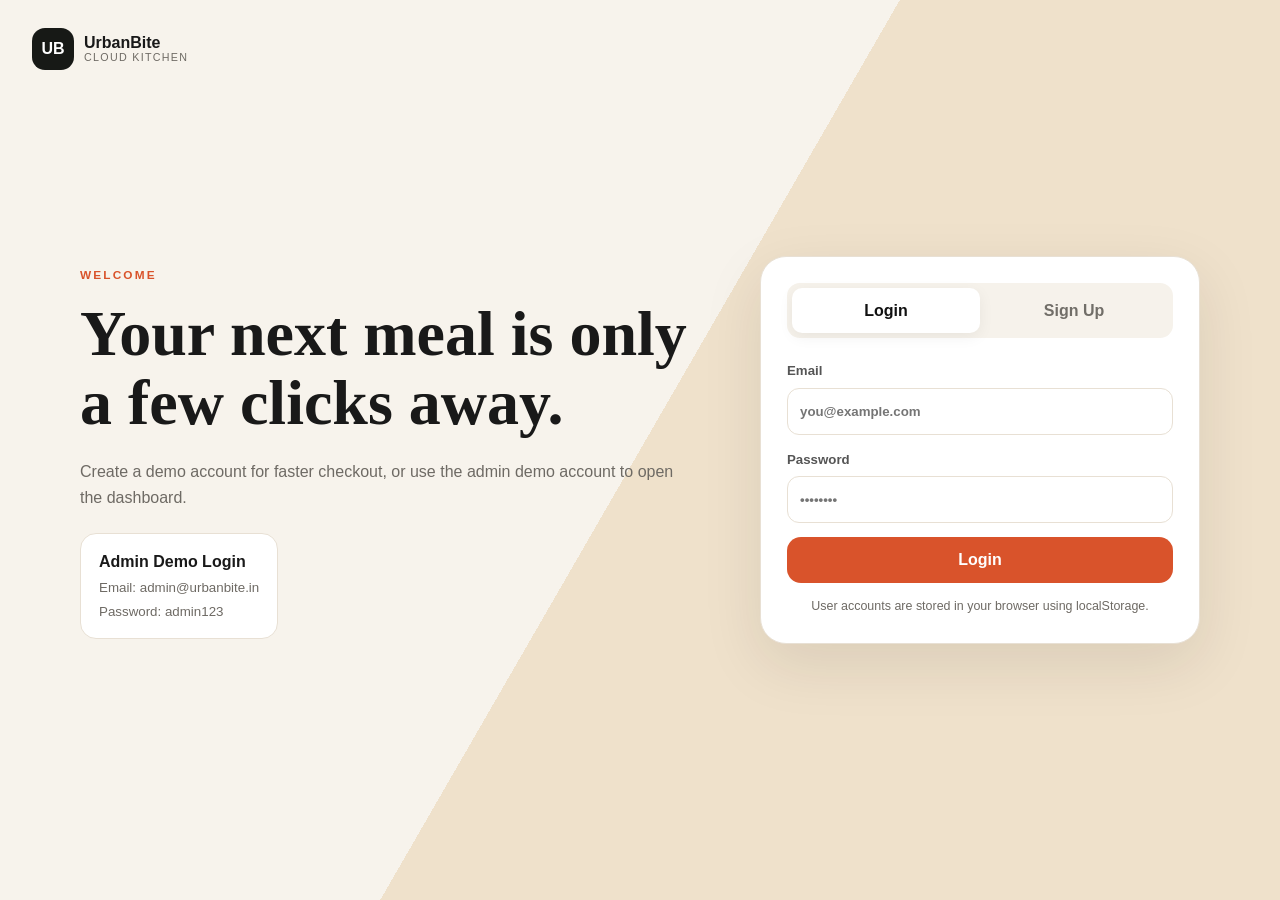
<file: admin.html>
<!DOCTYPE html>
<html lang="en">
<head>
  <meta charset="UTF-8">
  <meta name="viewport" content="width=device-width, initial-scale=1.0">
  <title>Admin Dashboard | UrbanBite</title>
  <link rel="shortcut icon" href="fevicon.png" type="image/x-icon">
  <link rel="stylesheet" href="styles.css">
</head>
<body class="admin-page">
  <aside class="admin-sidebar" id="adminSidebar">
    <a class="brand" href="index.html">
      <span class="brand-mark">UB</span>
      <span class="brand-copy"><strong>UrbanBite</strong><small>Admin Panel</small></span>
    </a>

    <nav>
      <button class="admin-nav active" data-view="dashboard">Dashboard</button>
      <button class="admin-nav" data-view="menu">Menu</button>
      <button class="admin-nav" data-view="orders">Orders</button>
      <button class="admin-nav" data-view="bookings">Bookings</button>
    </nav>

    <div class="sidebar-bottom">
      <a href="index.html">Back to Website</a>
      <button id="logoutBtn">Logout</button>
    </div>
  </aside>

  <main class="admin-main">
    <header class="admin-topbar">
      <button class="icon-btn admin-menu-btn" id="adminMenuBtn">Menu</button>
      <div>
        <small>Management Console</small>
        <h2 id="adminTitle">Dashboard</h2>
      </div>
      <div class="admin-user">
        <span>AD</span>
        <div><strong>Admin</strong><small>Owner access</small></div>
      </div>
    </header>

    <section class="admin-view active" id="view-dashboard">
      <div class="dashboard-filter-bar">
        <div>
          <small>Daily Overview</small>
          <h3>Business Snapshot</h3>
        </div>
        <label class="dashboard-date-field">Select date
          <input type="date" id="dashboardDate">
        </label>
      </div>

      <div class="stats-grid">
        <article><small>Orders</small><strong id="statOrders">0</strong><span id="statOrdersLabel">Selected day</span></article>
        <article><small>Revenue</small><strong id="statRevenue">₹0</strong><span>Completed + active orders</span></article>
        <article><small>Menu Available</small><strong id="statMenu">0 / 0</strong><span>Available out of total dishes</span></article>
        <article><small>Bookings</small><strong id="statBookings">0</strong><span>Reservations on selected day</span></article>
      </div>

      <div class="dashboard-activity-grid">
        <div class="admin-card activity-card">
          <div class="card-title"><div><small>Kitchen Queue</small><h3>Preparing Orders</h3></div><span class="status-pill active">Live</span></div>
          <div id="preparingOrders"></div>
        </div>
        <div class="admin-card activity-card">
          <div class="card-title"><div><small>Recent Activity</small><h3>Completed Orders</h3></div><span class="status-pill complete">Done</span></div>
          <div id="completedOrders"></div>
        </div>
      </div>
    </section>

    <section class="admin-view" id="view-menu">
      <div class="admin-card">
        <div class="card-title admin-card-toolbar">
          <div><small>Catalog</small><h3>Manage Menu</h3></div>
          <div class="admin-toolbar-actions">
            <select id="adminCategoryFilter" aria-label="Filter menu category"><option value="All">All Categories</option></select>
            <button class="btn btn-primary" id="openAddItem">+ Add Item</button>
          </div>
        </div>
        <div class="table-wrap">
          <table class="admin-menu-table">
            <thead><tr><th>Dish</th><th>Category</th><th>Price</th><th>Type</th><th>Availability</th><th>Action</th></tr></thead>
            <tbody id="adminMenuBody"></tbody>
          </table>
        </div>
      </div>
    </section>

    <section class="admin-view" id="view-orders">
      <div class="admin-card">
        <div class="card-title"><div><small>Operations</small><h3>Customer Orders</h3></div></div>
        <div class="table-wrap">
          <table>
            <thead><tr><th>Order</th><th>Customer</th><th>Items</th><th>Total</th><th>Type</th><th>Status</th><th>Action</th></tr></thead>
            <tbody id="ordersBody"></tbody>
          </table>
        </div>
      </div>
    </section>

    <section class="admin-view" id="view-bookings">
      <div class="booking-admin-grid">
        <div class="admin-card">
          <div class="card-title"><div><small>Dine In</small><h3>Reserved</h3></div></div>
          <div class="table-wrap"><table class="booking-table"><thead><tr><th>Name</th><th>Date</th><th>Time</th><th>Guests</th><th>Seating</th><th>Action</th></tr></thead><tbody id="reservedBookingsBody"></tbody></table></div>
        </div>
        <div class="admin-card">
          <div class="card-title"><div><small>Dine In</small><h3>Checked In</h3></div></div>
          <div class="table-wrap"><table class="booking-table"><thead><tr><th>Name</th><th>Date</th><th>Time</th><th>Guests</th><th>Seating</th><th>Action</th></tr></thead><tbody id="checkedInBookingsBody"></tbody></table></div>
        </div>
        <div class="admin-card">
          <div class="card-title"><div><small>Dine In</small><h3>Cancelled</h3></div></div>
          <div class="table-wrap"><table class="booking-table"><thead><tr><th>Name</th><th>Date</th><th>Time</th><th>Guests</th><th>Seating</th><th>Action</th></tr></thead><tbody id="cancelledBookingsBody"></tbody></table></div>
        </div>
      </div>
    </section>
  </main>

  <div class="modal" id="itemModal" aria-hidden="true">
    <div class="modal-card admin-modal-card">
      <div class="modal-head">
        <div><small>Menu Management</small><h3 id="itemModalTitle">Add New Dish</h3></div>
        <button class="icon-btn" id="closeItemModal">×</button>
      </div>
      <form id="itemForm" class="form-grid">
        <input type="hidden" name="id">
        <label>Dish Name<input name="name" required></label>
        <label>Category<input name="category" required placeholder="Bowls, Pizza..."></label>
        <label>Price<input name="price" required type="number" min="1"></label>
        <label>Food Type<select name="type"><option>Veg</option><option>Non-Veg</option></select></label>
        <label class="span-2">Image URL<input name="image" type="url" placeholder="https://..."></label>
        <label class="span-2">Description<textarea name="description" required></textarea></label>
        <label>Emoji / Icon (optional)<input name="emoji" placeholder="Optional"></label>
        <label>Rating<input name="rating" type="number" min="1" max="5" step="0.1" value="4.5"></label>
        <label class="availability-check span-2"><input type="checkbox" name="available" checked><span>Available for ordering</span></label>
        <button class="btn btn-primary full span-2" id="itemSubmitBtn">Save Dish</button>
      </form>
    </div>
  </div>

  <div class="modal" id="orderModal" aria-hidden="true">
    <div class="modal-card admin-modal-card wide-modal-card">
      <div class="modal-head">
        <div><small>Order Management</small><h3>Edit Customer Order</h3></div>
        <button class="icon-btn" data-close-admin-modal="orderModal">×</button>
      </div>
      <form id="orderEditForm" class="form-grid">
        <input type="hidden" name="id">
        <label>Customer Name<input name="customer" required></label>
        <label>Phone<input name="phone" required></label>
        <label class="span-2">Address<textarea name="address"></textarea></label>
        <label>Order Type<select name="orderType"><option>Delivery</option><option>Pickup</option></select></label>
        <label>Status<select name="status"><option>Received</option><option>Preparing</option><option>Ready</option><option>Out for Delivery</option><option>Completed</option><option>Cancelled</option></select></label>
        <label class="span-2">Notes<textarea name="notes"></textarea></label>
        <div class="span-2 order-items-editor">
          <div class="editor-title"><strong>Ordered Items</strong><small>Quantity can be updated below.</small></div>
          <div id="orderItemsEditor"></div>
        </div>
        <div class="span-2 order-total-preview"><span>Calculated total</span><strong id="orderEditTotal">₹0</strong></div>
        <button class="btn btn-primary full span-2" type="submit">Save Order Changes</button>
      </form>
    </div>
  </div>

  <div class="modal" id="bookingModalAdmin" aria-hidden="true">
    <div class="modal-card admin-modal-card">
      <div class="modal-head">
        <div><small>Reservation Management</small><h3>Edit Reservation</h3></div>
        <button class="icon-btn" data-close-admin-modal="bookingModalAdmin">×</button>
      </div>
      <form id="bookingEditForm" class="form-grid">
        <input type="hidden" name="id">
        <label>Name<input name="name" required></label>
        <label>Phone<input name="phone" required></label>
        <label>Date<input name="date" type="date" required></label>
        <label>Time<input name="time" type="time" required></label>
        <label>Guests<select name="guests" required><option>1</option><option>2</option><option>3</option><option>4</option><option>5</option><option>6+</option></select></label>
        <label>Seating<select name="seating"><option>Indoor</option><option>Outdoor</option><option>No preference</option></select></label>
        <label class="span-2">Status<select name="status"><option>Reserved</option><option>Checked In</option><option>Cancelled</option></select></label>
        <button class="btn btn-primary full span-2" type="submit">Save Reservation</button>
      </form>
    </div>
  </div>

  <div class="toast" id="toast"></div>
  <script src="data.js"></script>
  <script src="admin.js"></script>
</body>
</html>
</file>
<file: styles.css>
/* :root {
  --bg: #f7f3ec;
  --surface: #fff;
  --surface-soft: #fffaf2;
  --text: #191919;
  --muted: #6e6a64;
  --accent: #d9532b;
  --accent-dark: #ad391d;
  --dark: #171916;
  --line: #e8e0d4;
  --green: #32734d;
  --red: #b43b32;
  --shadow: 0 20px 60px rgba(38, 28, 15, .10);
  --radius: 24px;
}

* {
  box-sizing: border-box;
  margin: 0;
  padding: 0
}

html {
  scroll-behavior: smooth
}

body {
  font-family: Inter, Segoe UI, Arial, sans-serif;
  background: var(--bg);
  color: var(--text);
  line-height: 1.6
}

body.no-scroll {
  overflow: hidden
}

a {
  text-decoration: none;
  color: inherit
}

button,
input,
select,
textarea {
  font: inherit
}

button {
  cursor: pointer
}

h1,
h2,
h3 {
  font-family: Georgia, "Times New Roman", serif;
  line-height: 1.08
}

h1 {
  font-size: clamp(3rem, 6vw, 6rem)
}

h2 {
  font-size: clamp(2rem, 4vw, 3.8rem)
}

h3 {
  font-size: 1.55rem
}

small {
  color: var(--muted)
}

.section {
  width: min(1180px, calc(100% - 40px));
  margin: auto;
  padding: 90px 0
}

.eyebrow {
  display: inline-block;
  color: var(--accent);
  text-transform: uppercase;
  letter-spacing: .18em;
  font-size: .74rem;
  font-weight: 800;
  margin-bottom: 14px
}

.btn {
  min-height: 46px;
  border-radius: 14px;
  padding: 0 20px;
  border: 1px solid transparent;
  display: inline-flex;
  align-items: center;
  justify-content: center;
  font-weight: 750;
  gap: 8px;
  transition: .22s
}

.btn:hover {
  transform: translateY(-2px)
}

.btn-primary {
  background: var(--accent);
  color: #fff
}

.btn-primary:hover {
  background: var(--accent-dark)
}

.btn-outline {
  background: #fff;
  border-color: var(--line)
}

.btn-ghost {
  background: transparent;
  border-color: var(--line)
}

.btn-light {
  background: #fff;
  color: #111
}

.btn-dark {
  background: #171717;
  color: #fff
}

.full {
  width: 100%
}

.icon-btn {
  border: 0;
  background: #fff;
  width: 42px;
  height: 42px;
  border-radius: 12px;
  display: grid;
  place-items: center;
  box-shadow: 0 5px 18px rgba(0, 0, 0, .06)
}

.site-header {
  position: sticky;
  top: 10px;
  z-index: 70;
  width: min(1240px, calc(100% - 24px));
  margin: 10px auto 0;
  padding: 12px 14px;
  border-radius: 18px;
  border: 1px solid rgba(232, 224, 212, 50%);
  background: rgba(247, 243, 236, 40%);
  backdrop-filter: blur(18px);
  display: flex;
  align-items: center;
  justify-content: space-between;
  gap: 18px
}

.brand {
  display: flex;
  align-items: center;
  gap: 10px
}

.brand-mark {
  width: 42px;
  height: 42px;
  border-radius: 13px;
  background: var(--dark);
  color: #fff;
  display: grid;
  place-items: center;
  font-weight: 900
}

.brand-copy strong,
.brand-copy small {
  display: block;
  line-height: 1.1
}

.brand-copy small {
  font-size: .67rem;
  letter-spacing: .12em;
  text-transform: uppercase
}

.nav-links {
  display: flex;
  align-items: center;
  gap: 26px;
  font-size: .93rem;
  font-weight: 700
}

.nav-links a {
  color: #56534e;
  position: relative
}

.nav-links a:hover,
.nav-links a.active {
  color: #161616
}

.nav-links a.active:after {
  content: "";
  position: absolute;
  left: 0;
  right: 0;
  bottom: -9px;
  height: 2px;
  border-radius: 2px;
  background: var(--accent)
}

.header-actions {
  display: flex;
  gap: 10px;
  align-items: center
}

.cart-open-btn {
  position: relative
}

#cartCount {
  position: absolute;
  right: -7px;
  top: -7px;
  min-width: 20px;
  height: 20px;
  border-radius: 10px;
  background: var(--accent);
  color: white;
  font-size: .67rem;
  display: grid;
  place-items: center;
  padding: 0 5px
}

.menu-toggle {
  display: none;
  border: 0;
  background: transparent;
  font-size: 1.4rem
}

.hero {
  min-height: 78vh;
  display: grid;
  grid-template-columns: 1.05fr .95fr;
  gap: 60px;
  align-items: center;
  padding-top: 68px
}

.hero h1 span {
  color: var(--accent)
}

.hero-copy>p {
  max-width: 620px;
  color: var(--muted);
  font-size: 1.08rem;
  margin: 23px 0 30px
}

.hero-actions {
  display: flex;
  gap: 12px;
  flex-wrap: wrap
}

.hero-stats {
  display: flex;
  gap: 34px;
  flex-wrap: wrap;
  margin-top: 45px
}

.hero-stats div {
  display: flex;
  flex-direction: column
}

.hero-stats strong {
  font-size: 1.25rem
}

.hero-stats span {
  font-size: .8rem;
  color: var(--muted)
}

.hero-visual {
  display: grid;
  place-items: center
}

.food-orbit {
  position: relative;
  width: min(470px, 90vw);
  aspect-ratio: 1;
  border-radius: 42% 58% 56% 44% / 50% 42% 58% 50%;
  background: linear-gradient(145deg, #edc789, #f9e8c9);
  display: grid;
  place-items: center
}

.plate {
  width: 72%;
  aspect-ratio: 1;
  border-radius: 50%;
  background: #fff;
  padding: 19px;
  box-shadow: 0 30px 70px rgba(88, 56, 16, .22), inset 0 0 0 2px #eee6dc;
  transform: rotate(-7deg)
}

.food-bowl {
  width: 100%;
  height: 100%;
  border-radius: 50%;
  background: radial-gradient(circle at 40% 35%, #f8ce71, #d76d2b 48%, #6b331b 100%);
  display: grid;
  place-items: center;
  font-size: 11rem;
  box-shadow: inset 0 0 0 12px rgba(255, 255, 255, .24)
}

.floating-card {
  position: absolute;
  background: #fff;
  padding: 12px 16px;
  border-radius: 16px;
  box-shadow: var(--shadow);
  display: flex;
  align-items: center;
  gap: 10px;
  min-width: 188px
}

.floating-card>span {
  font-size: 1.4rem
}

.floating-card strong,
.floating-card small {
  display: block
}

.card-1 {
  left: -28px;
  bottom: 65px
}

.card-2 {
  right: -28px;
  top: 70px
}

.feature-strip {
  width: min(1180px, calc(100% - 40px));
  margin: 0 auto;
  background: #fff;
  border: 1px solid var(--line);
  border-radius: 22px;
  display: grid;
  grid-template-columns: repeat(4, 1fr);
  box-shadow: 0 12px 35px rgba(0, 0, 0, .05)
}

.feature-strip article {
  display: flex;
  align-items: center;
  gap: 12px;
  padding: 22px
}

.feature-strip article+article {
  border-left: 1px solid var(--line)
}

.feature-strip article>span {
  font-size: 1.5rem
}

.feature-strip strong,
.feature-strip small {
  display: block
}

.section-heading {
  display: flex;
  align-items: end;
  justify-content: space-between;
  gap: 20px;
  margin-bottom: 28px
}

.search-box {
  min-width: 280px;
  border: 1px solid var(--line);
  background: #fff;
  border-radius: 14px;
  padding: 0 14px;
  display: flex;
  align-items: center;
  gap: 8px
}

.search-box input {
  height: 45px;
  width: 100%;
  border: 0;
  outline: 0;
  background: transparent
}

.menu-toolbar {
  display: flex;
  align-items: center;
  justify-content: space-between;
  gap: 20px;
  margin-bottom: 26px
}

.category-tabs {
  display: flex;
  gap: 9px;
  flex-wrap: wrap
}

.category-tabs button {
  border: 1px solid var(--line);
  background: #fff;
  border-radius: 999px;
  padding: 9px 15px;
  font-weight: 700;
  color: #555
}

.category-tabs button.active {
  background: var(--dark);
  color: #fff;
  border-color: var(--dark)
}

.veg-filter {
  display: flex;
  gap: 8px;
  align-items: center;
  white-space: nowrap;
  font-weight: 700;
  color: #555
}

.veg-filter input {
  accent-color: var(--green);
  width: 17px;
  height: 17px
}

.menu-grid {
  display: grid;
  grid-template-columns: repeat(3, 1fr);
  gap: 20px
}

.menu-card {
  background: #fff;
  border: 1px solid var(--line);
  border-radius: 22px;
  overflow: hidden;
  transition: .25s;
  display: flex;
  flex-direction: column
}

.menu-card:hover {
  transform: translateY(-5px);
  box-shadow: var(--shadow)
}

.menu-image {
  min-height: 190px;
  display: grid;
  place-items: center;
  font-size: 7rem;
  background: linear-gradient(135deg, #fff4df, #f3dec0);
  position: relative
}

.food-badge {
  position: absolute;
  top: 14px;
  left: 14px;
  background: #fff;
  border: 1px solid var(--line);
  padding: 6px 10px;
  border-radius: 999px;
  font-size: .72rem;
  font-weight: 800
}

.menu-card-body {
  padding: 18px;
  display: flex;
  flex-direction: column;
  gap: 9px;
  flex: 1
}

.menu-card-top {
  display: flex;
  justify-content: space-between;
  gap: 12px;
  align-items: flex-start
}

.menu-card h3 {
  font-family: inherit;
  font-size: 1.08rem
}

.rating {
  font-size: .78rem;
  color: #805c14;
  white-space: nowrap
}

.menu-card p {
  font-size: .9rem;
  color: var(--muted);
  min-height: 44px
}

.menu-card-bottom {
  display: flex;
  align-items: center;
  justify-content: space-between;
  margin-top: auto;
  padding-top: 5px
}

.price {
  font-size: 1.08rem;
  font-weight: 900
}

.add-btn {
  border: 0;
  background: var(--accent);
  color: white;
  padding: 9px 13px;
  border-radius: 11px;
  font-weight: 800
}

.empty-state {
  grid-column: 1/-1;
  text-align: center;
  background: #fff;
  border: 1px dashed var(--line);
  border-radius: 20px;
  padding: 45px;
  color: var(--muted)
}

.promo-grid {
  display: grid;
  grid-template-columns: 1fr 1fr;
  gap: 20px
}

.promo-card {
  min-height: 330px;
  border-radius: 28px;
  padding: 38px;
  display: flex;
  flex-direction: column;
  justify-content: end;
  align-items: flex-start
}

.promo-card h3 {
  font-size: clamp(2rem, 4vw, 3rem);
  max-width: 470px;
  margin-bottom: 12px
}

.promo-card p {
  margin-bottom: 22px
}

.dark-card {
  background: linear-gradient(135deg, #181b18, #2d332d);
  color: #fff
}

.dark-card .eyebrow {
  color: #ffb49d
}

.dark-card p {
  color: #d5d9d5
}

.warm-card {
  background: linear-gradient(135deg, #f1c78e, #f7e1bd);
  color: #2b241c
}

.split-section {
  display: grid;
  grid-template-columns: 1fr 1fr;
  gap: 70px;
  align-items: center
}

.about-visual {
  min-height: 500px;
  border-radius: 30px;
  background: linear-gradient(135deg, #dac399, #8f653d);
  padding: 30px;
  display: flex;
  align-items: end
}

.about-panel {
  background: rgba(255, 255, 255, .92);
  padding: 28px;
  border-radius: 22px;
  max-width: 350px;
  box-shadow: var(--shadow)
}

.about-panel>span {
  font-size: 2.4rem
}

.about-panel h3 {
  margin: 8px 0
}

.about-panel p,
.about-copy>p {
  color: var(--muted)
}

.about-copy>p {
  font-size: 1.02rem;
  margin: 22px 0
}

.check-list {
  display: grid;
  gap: 11px;
  font-weight: 700
}

.dinein-card {
  background: #fff;
  border: 1px solid var(--line);
  border-radius: 28px;
  padding: 45px;
  display: flex;
  align-items: center;
  justify-content: space-between;
  gap: 30px
}

.dinein-card p {
  color: var(--muted);
  margin-top: 12px
}

.testimonial-grid {
  display: grid;
  grid-template-columns: repeat(3, 1fr);
  gap: 18px
}

.testimonial-grid article {
  background: #fff;
  border: 1px solid var(--line);
  border-radius: 20px;
  padding: 25px
}

.stars {
  color: #d98d19;
  letter-spacing: .1em;
  margin-bottom: 14px
}

.testimonial-grid p {
  color: #54514c;
  margin-bottom: 16px
}

.contact-section {
  display: grid;
  grid-template-columns: 1fr 1fr;
  gap: 50px;
  align-items: start
}

.contact-section>div:first-child p {
  color: var(--muted);
  margin-top: 14px;
  max-width: 580px
}

.contact-cards {
  display: grid;
  gap: 12px
}

.contact-cards>* {
  background: #fff;
  border: 1px solid var(--line);
  border-radius: 14px;
  padding: 15px 16px
}

footer {
  width: min(1180px, calc(100% - 40px));
  margin: auto;
  border-top: 1px solid var(--line);
  padding: 32px 0 45px;
  display: flex;
  justify-content: space-between;
  align-items: center;
  gap: 20px;
  color: var(--muted);
  font-size: .9rem
}

.overlay {
  position: fixed;
  inset: 0;
  background: rgba(15, 14, 12, .48);
  z-index: 80;
  opacity: 0;
  visibility: hidden;
  transition: .25s
}

.overlay.active {
  opacity: 1;
  visibility: visible
}

.cart-drawer {
  position: fixed;
  right: -470px;
  top: 0;
  z-index: 90;
  width: min(440px, 100%);
  height: 100vh;
  background: #fff;
  padding: 24px;
  display: flex;
  flex-direction: column;
  transition: .3s;
  box-shadow: -20px 0 60px rgba(0, 0, 0, .16)
}

.cart-drawer.open {
  right: 0
}

.drawer-head,
.modal-head,
.card-title {
  display: flex;
  align-items: center;
  justify-content: space-between;
  gap: 20px
}

.cart-items {
  flex: 1;
  overflow: auto;
  padding: 18px 0;
  display: grid;
  align-content: start;
  gap: 12px
}

.cart-empty {
  text-align: center;
  padding: 60px 15px;
  color: var(--muted)
}

.cart-item {
  display: grid;
  grid-template-columns: 58px 1fr auto;
  gap: 12px;
  border: 1px solid var(--line);
  padding: 11px;
  border-radius: 15px;
  align-items: center
}

.cart-item-icon {
  width: 58px;
  height: 58px;
  border-radius: 13px;
  background: var(--surface-soft);
  display: grid;
  place-items: center;
  font-size: 1.7rem
}

.cart-item h4 {
  font-size: .93rem
}

.cart-item small {
  display: block
}

.qty-controls {
  display: flex;
  align-items: center;
  gap: 8px;
  margin-top: 6px
}

.qty-controls button {
  width: 25px;
  height: 25px;
  border: 1px solid var(--line);
  background: #fff;
  border-radius: 7px
}

.remove-item {
  border: 0;
  background: transparent;
  color: var(--red);
  font-size: .78rem;
  margin-top: 5px
}

.coupon-row {
  display: grid;
  grid-template-columns: 1fr auto;
  gap: 8px;
  margin-bottom: 10px
}

.coupon-row input {
  border: 1px solid var(--line);
  border-radius: 12px;
  padding: 0 12px;
  outline: 0
}

.cart-summary {
  border-top: 1px solid var(--line);
  padding-top: 14px;
  display: grid;
  gap: 8px
}

.cart-summary>div {
  display: flex;
  justify-content: space-between
}

.grand-total {
  font-size: 1.12rem;
  border-top: 1px dashed var(--line);
  padding-top: 10px;
  margin-top: 3px
}

.cart-summary .btn {
  margin-top: 7px
}

.modal {
  position: fixed;
  inset: 0;
  z-index: 100;
  background: rgba(15, 14, 12, .58);
  display: grid;
  place-items: center;
  padding: 20px;
  opacity: 0;
  visibility: hidden;
  transition: .22s
}

.modal.open {
  opacity: 1;
  visibility: visible
}

.modal-card {
  width: min(620px, 100%);
  max-height: 92vh;
  overflow: auto;
  background: #fff;
  border-radius: 24px;
  padding: 24px;
  box-shadow: var(--shadow)
}

.modal-head {
  margin-bottom: 20px
}

.form-grid {
  display: grid;
  grid-template-columns: 1fr 1fr;
  gap: 14px
}

.form-grid label,
.auth-form label {
  font-size: .83rem;
  font-weight: 800;
  color: #555;
  display: grid;
  gap: 6px
}

.form-grid input,
.form-grid select,
.form-grid textarea,
.auth-form input {
  width: 100%;
  border: 1px solid var(--line);
  border-radius: 12px;
  padding: 12px;
  background: #fff;
  outline: 0;
  color: var(--text)
}

.form-grid input:focus,
.form-grid select:focus,
.form-grid textarea:focus,
.auth-form input:focus {
  border-color: #be806d;
  box-shadow: 0 0 0 3px rgba(217, 83, 43, .08)
}

.form-grid textarea {
  min-height: 86px;
  resize: vertical
}

.span-2 {
  grid-column: span 2
}

.toast {
  position: fixed;
  z-index: 150;
  left: 50%;
  bottom: 30px;
  transform: translate(-50%, 30px);
  background: #161616;
  color: #fff;
  padding: 12px 18px;
  border-radius: 12px;
  opacity: 0;
  visibility: hidden;
  transition: .25s;
  box-shadow: 0 12px 30px rgba(0, 0, 0, .2);
  text-align: center
}

.toast.show {
  opacity: 1;
  visibility: visible;
  transform: translate(-50%, 0)
}

.auth-page {
  min-height: 100vh;
  background: linear-gradient(120deg, #f7f3ec 50%, #efe1cb 50%)
}

.auth-brand {
  position: absolute;
  left: 32px;
  top: 28px
}

.auth-shell {
  min-height: 100vh;
  width: min(1120px, calc(100% - 40px));
  margin: auto;
  display: grid;
  grid-template-columns: 1fr 440px;
  gap: 70px;
  align-items: center
}

.auth-copy h1 {
  font-size: clamp(2.8rem, 5vw, 5rem);
  max-width: 650px
}

.auth-copy>p {
  color: var(--muted);
  margin: 22px 0;
  max-width: 620px
}

.auth-demo-box {
  display: inline-grid;
  gap: 3px;
  background: #fff;
  border: 1px solid var(--line);
  border-radius: 16px;
  padding: 15px 18px
}

.auth-card {
  background: #fff;
  border: 1px solid var(--line);
  border-radius: 26px;
  padding: 26px;
  box-shadow: var(--shadow)
}

.auth-tabs {
  display: grid;
  grid-template-columns: 1fr 1fr;
  background: #f6f2eb;
  padding: 5px;
  border-radius: 13px;
  margin-bottom: 22px
}

.auth-tabs button {
  border: 0;
  background: transparent;
  border-radius: 10px;
  padding: 10px;
  font-weight: 800;
  color: #716e68
}

.auth-tabs button.active {
  background: #fff;
  color: #111;
  box-shadow: 0 4px 15px rgba(0, 0, 0, .06)
}

.auth-form {
  display: none;
  gap: 14px
}

.auth-form.active {
  display: grid
}

.auth-note {
  text-align: center;
  color: var(--muted);
  font-size: .78rem
}

.admin-page {
  background: #f2f0eb;
  min-height: 100vh
}

.admin-sidebar {
  position: fixed;
  left: 0;
  top: 0;
  bottom: 0;
  width: 250px;
  background: #181a18;
  color: #fff;
  padding: 25px 18px;
  display: flex;
  flex-direction: column;
  z-index: 80
}

.admin-sidebar .brand {
  padding: 0 8px 25px
}

.admin-sidebar .brand-mark {
  background: #fff;
  color: #171717
}

.admin-sidebar small {
  color: #969d96
}

.admin-sidebar nav {
  display: grid;
  gap: 6px;
  margin-top: 18px
}

.admin-nav {
  border: 0;
  background: transparent;
  color: #bfc4bf;
  text-align: left;
  border-radius: 12px;
  padding: 12px 13px;
  font-weight: 750
}

.admin-nav:hover,
.admin-nav.active {
  background: #2a2e2a;
  color: #fff
}

.sidebar-bottom {
  margin-top: auto;
  border-top: 1px solid #343934;
  padding-top: 16px;
  display: grid;
  gap: 8px
}

.sidebar-bottom a,
.sidebar-bottom button {
  background: transparent;
  color: #c4c9c4;
  border: 0;
  text-align: left;
  padding: 8px
}

.admin-main {
  margin-left: 250px;
  padding: 28px
}

.admin-topbar {
  display: flex;
  align-items: center;
  justify-content: space-between;
  gap: 18px;
  margin-bottom: 25px
}

.admin-topbar h2 {
  font-family: inherit;
  font-size: 1.55rem
}

.admin-user {
  display: flex;
  align-items: center;
  gap: 10px
}

.admin-user>span {
  width: 42px;
  height: 42px;
  border-radius: 12px;
  background: #1d201d;
  color: #fff;
  display: grid;
  place-items: center;
  font-weight: 800
}

.admin-user strong,
.admin-user small {
  display: block
}

.admin-menu-btn {
  display: none
}

.admin-view {
  display: none
}

.admin-view.active {
  display: block
}

.stats-grid {
  display: grid;
  grid-template-columns: repeat(4, 1fr);
  gap: 16px;
  margin-bottom: 20px
}

.stats-grid article {
  background: #fff;
  border: 1px solid #e3ded5;
  border-radius: 18px;
  padding: 20px;
  display: grid;
  gap: 4px
}

.stats-grid strong {
  font-size: 2rem
}

.stats-grid span {
  font-size: .76rem;
  color: var(--muted)
}

.admin-card {
  background: #fff;
  border: 1px solid #e3ded5;
  border-radius: 20px;
  padding: 22px;
  margin-bottom: 20px
}

.card-title {
  margin-bottom: 18px
}

.card-title h3 {
  font-family: inherit;
  font-size: 1.25rem
}

.table-wrap {
  overflow: auto
}

table {
  width: 100%;
  border-collapse: collapse;
  min-width: 720px
}

th,
td {
  text-align: left;
  padding: 13px 12px;
  border-bottom: 1px solid #eeeae4;
  font-size: .88rem
}

th {
  color: #77736c;
  font-size: .74rem;
  text-transform: uppercase;
  letter-spacing: .08em
}

.status-select {
  border: 1px solid var(--line);
  border-radius: 9px;
  padding: 7px;
  background: #fff
}

.delete-btn {
  border: 0;
  background: #fbe8e6;
  color: #9c2f26;
  border-radius: 8px;
  padding: 7px 10px;
  font-weight: 700
}

.recent-order {
  display: flex;
  align-items: center;
  justify-content: space-between;
  gap: 16px;
  padding: 13px 0;
  border-bottom: 1px solid #eeeae4
}

.recent-order:last-child {
  border-bottom: 0
}

.recent-order small,
.recent-order strong {
  display: block
}

@media (max-width:980px) {
  .nav-links {
    position: absolute;
    top: 70px;
    left: 0;
    right: 0;
    background: #fff;
    border: 1px solid var(--line);
    border-radius: 16px;
    padding: 15px;
    display: none;
    flex-direction: column;
    align-items: stretch;
    gap: 4px;
    box-shadow: var(--shadow)
  }

  .nav-links.open {
    display: flex
  }

  .nav-links a {
    padding: 9px 8px
  }

  .nav-links a.active:after {
    display: none
  }

  .menu-toggle {
    display: block
  }

  .site-header {
    flex-wrap: wrap
  }

  .header-actions {
    margin-left: auto
  }

  .hero {
    grid-template-columns: 1fr;
    padding-top: 55px
  }

  .hero-copy {
    text-align: center
  }

  .hero-copy>p {
    margin-left: auto;
    margin-right: auto
  }

  .hero-actions,
  .hero-stats {
    justify-content: center
  }

  .hero-visual {
    padding-top: 10px
  }

  .feature-strip {
    grid-template-columns: 1fr 1fr
  }

  .feature-strip article:nth-child(3) {
    border-left: 0;
    border-top: 1px solid var(--line)
  }

  .feature-strip article:nth-child(4) {
    border-top: 1px solid var(--line)
  }

  .menu-grid {
    grid-template-columns: 1fr 1fr
  }

  .split-section {
    grid-template-columns: 1fr
  }

  .about-visual {
    min-height: 360px
  }

  .testimonial-grid {
    grid-template-columns: 1fr 1fr
  }

  .contact-section {
    grid-template-columns: 1fr
  }

  .stats-grid {
    grid-template-columns: 1fr 1fr
  }
}

@media (max-width:760px) {
  .section {
    width: min(100% - 28px, 1180px);
    padding: 68px 0
  }

  .site-header {
    width: calc(100% - 16px)
  }

  .brand-copy {
    display: none
  }

  .site-header .brand-copy {
    display: none
  }

  .header-actions .btn {
    display: none
  }

  .hero {
    min-height: auto;
    gap: 35px
  }

  .hero-visual {
    overflow: hidden
  }

  .food-orbit {
    width: 340px
  }

  .floating-card {
    min-width: 160px;
    padding: 10px 12px
  }

  .card-1 {
    left: 0
  }

  .card-2 {
    right: 0
  }

  .feature-strip {
    width: calc(100% - 28px);
    grid-template-columns: 1fr
  }

  .feature-strip article+article {
    border-left: 0;
    border-top: 1px solid var(--line)
  }

  .section-heading {
    align-items: stretch;
    flex-direction: column
  }

  .search-box {
    min-width: 0;
    width: 100%
  }

  .menu-toolbar {
    align-items: flex-start;
    flex-direction: column
  }

  .menu-grid {
    grid-template-columns: 1fr
  }

  .promo-grid {
    grid-template-columns: 1fr
  }

  .promo-card {
    min-height: 280px;
    padding: 28px
  }

  .dinein-card {
    align-items: flex-start;
    flex-direction: column
  }

  .testimonial-grid {
    grid-template-columns: 1fr
  }

  footer {
    width: calc(100% - 28px);
    align-items: flex-start;
    flex-direction: column
  }

  .form-grid {
    grid-template-columns: 1fr
  }

  .span-2 {
    grid-column: span 1
  }

  .auth-page {
    background: var(--bg)
  }

  .auth-brand {
    position: static;
    margin: 22px
  }

  .auth-brand .brand-copy {
    display: block
  }

  .auth-shell {
    min-height: auto;
    width: calc(100% - 28px);
    grid-template-columns: 1fr;
    gap: 25px;
    padding: 40px 0
  }

  .auth-copy h1 {
    font-size: 2.7rem
  }

  .auth-card {
    padding: 20px
  }

  .admin-sidebar {
    transform: translateX(-100%);
    transition: .25s
  }

  .admin-sidebar.open {
    transform: translateX(0)
  }

  .admin-main {
    margin-left: 0;
    padding: 18px
  }

  .admin-menu-btn {
    display: grid
  }

  .admin-user div {
    display: none
  }

  .stats-grid {
    grid-template-columns: 1fr 1fr
  }
}

@media (max-width:480px) {
  h1 {
    font-size: 2.75rem
  }

  .hero-stats {
    gap: 20px
  }

  .food-bowl {
    font-size: 5.5rem
  }

  .stats-grid {
    grid-template-columns: 1fr
  }

  .promo-card h3 {
    font-size: 2rem
  }
} 
*/



:root {

  --bg: #f7f3ec;

  --surface: #fff;

  --surface-soft: #fffaf2;

  --text: #191919;

  --muted: #6e6a64;

  --accent: #d9532b;

  --accent-dark: #ad391d;

  --dark: #171916;

  --line: #e8e0d4;

  --green: #32734d;

  --red: #b43b32;

  --shadow: 0 20px 60px rgba(38, 28, 15, .10);

  --radius: 24px;

}



* {

  box-sizing: border-box;

  margin: 0;

  padding: 0
}



html {

  scroll-behavior: smooth
}



body {

  font-family: Inter, Segoe UI, Arial, sans-serif;

  background: var(--bg);

  color: var(--text);

  line-height: 1.6
}



body.no-scroll {

  overflow: hidden
}



a {

  text-decoration: none;

  color: inherit
}



button,

input,

select,

textarea {

  font: inherit
}



button {

  cursor: pointer
}



h1,

h2,

h3 {

  font-family: Georgia, "Times New Roman", serif;

  line-height: 1.08
}



h1 {

  font-size: clamp(3rem, 6vw, 6rem)
}



h2 {

  font-size: clamp(2rem, 4vw, 3.8rem)
}



h3 {

  font-size: 1.55rem
}



small {

  color: var(--muted)
}



.section {

  width: min(1180px, calc(100% - 40px));

  margin: auto;

  padding: 40px 0
}



.eyebrow {

  display: inline-block;

  color: var(--accent);

  text-transform: uppercase;

  letter-spacing: .18em;

  font-size: .74rem;

  font-weight: 800;

  margin-bottom: 14px
}



.btn {

  min-height: 46px;

  border-radius: 14px;

  padding: 0 20px;

  border: 1px solid transparent;

  display: inline-flex;

  align-items: center;

  justify-content: center;

  font-weight: 750;

  gap: 8px;

  transition: .22s
}



.btn:hover {

  transform: translateY(-2px)
}



.btn-primary {

  background: var(--accent);

  color: #fff
}



.btn-primary:hover {

  background: var(--accent-dark)
}



.btn-outline {

  background: #fff;

  border-color: var(--line)
}



.btn-ghost {

  background: transparent;

  border-color: var(--line)
}



.btn-light {

  background: #fff;

  color: #111
}



.btn-dark {

  background: #171717;

  color: #fff
}



.full {

  width: 100%
}



.icon-btn {

  border: 0;

  background: #fff;

  width: 42px;

  height: 42px;

  border-radius: 12px;

  display: grid;

  place-items: center;

  box-shadow: 0 5px 18px rgba(0, 0, 0, .06)
}



.site-header {

  position: sticky;

  top: 10px;

  z-index: 70;

  width: min(1240px, calc(100% - 24px));

  margin: 10px auto 0;

  padding: 12px 14px;

  border-radius: 18px;

  border: 1px solid rgba(232, 224, 212, 50%);

  background: rgba(247, 243, 236, 40%);

  backdrop-filter: blur(18px);

  display: flex;

  align-items: center;

  justify-content: space-between;

  gap: 18px
}



.brand {

  display: flex;

  align-items: center;

  gap: 10px
}



.brand-mark {

  width: 42px;

  height: 42px;

  border-radius: 13px;

  background: var(--dark);

  color: #fff;

  display: grid;

  place-items: center;

  font-weight: 900
}



.brand-copy strong,

.brand-copy small {

  display: block;

  line-height: 1.1
}



.brand-copy small {

  font-size: .67rem;

  letter-spacing: .12em;

  text-transform: uppercase
}



.nav-links {

  display: flex;

  align-items: center;

  gap: 26px;

  font-size: .93rem;

  font-weight: 700
}



.nav-links a {

  color: #56534e;

  position: relative
}



.nav-links a:hover,

.nav-links a.active {

  color: #161616
}



.nav-links a.active:after {

  content: "";

  position: absolute;

  left: 0;

  right: 0;

  bottom: -9px;

  height: 2px;

  border-radius: 2px;

  background: var(--accent)
}



.header-actions {

  display: flex;

  gap: 10px;

  align-items: center
}



.cart-open-btn {

  position: relative
}



#cartCount {

  position: absolute;

  right: -7px;

  top: -7px;

  min-width: 20px;

  height: 20px;

  border-radius: 10px;

  background: var(--accent);

  color: white;

  font-size: .67rem;

  display: grid;

  place-items: center;

  padding: 0 5px
}



.menu-toggle {

  display: none;

  border: 0;

  background: transparent;

  font-size: 1.4rem
}



.hero {

  min-height: 78vh;

  display: grid;

  grid-template-columns: 1.05fr .95fr;

  gap: 60px;

  align-items: center;

  padding-top: 68px
}



.hero h1 span {

  color: var(--accent)
}



.hero-copy>p {

  max-width: 620px;

  color: var(--muted);

  font-size: 1.08rem;

  margin: 23px 0 30px
}



.hero-actions {

  display: flex;

  gap: 12px;

  flex-wrap: wrap
}



.hero-stats {

  display: flex;

  gap: 34px;

  flex-wrap: wrap;

  margin-top: 45px
}



.hero-stats div {

  display: flex;

  flex-direction: column
}



.hero-stats strong {

  font-size: 1.25rem
}



.hero-stats span {

  font-size: .8rem;

  color: var(--muted)
}



.hero-visual {

  display: grid;

  place-items: center
}



.food-orbit {

  position: relative;

  width: min(470px, 90vw);

  aspect-ratio: 1;

  border-radius: 42% 58% 56% 44% / 50% 42% 58% 50%;

  background: linear-gradient(145deg, #edc789, #f9e8c9);

  display: grid;

  place-items: center
}



.plate {

  width: 72%;

  aspect-ratio: 1;

  border-radius: 50%;

  background: #fff;

  padding: 19px;

  box-shadow: 0 30px 70px rgba(88, 56, 16, .22), inset 0 0 0 2px #eee6dc;

  transform: rotate(-7deg)
}



.food-bowl {

  width: 100%;

  height: 100%;

  border-radius: 50%;

  background: radial-gradient(circle at 40% 35%, #f8ce71, #d76d2b 48%, #6b331b 100%);

  display: grid;

  place-items: center;

  font-size: 11rem;

  box-shadow: inset 0 0 0 12px rgba(255, 255, 255, .24)
}



.floating-card {

  position: absolute;

  background: #fff;

  padding: 12px 16px;

  border-radius: 16px;

  box-shadow: var(--shadow);

  display: flex;

  align-items: center;

  gap: 10px;

  min-width: 188px
}



.floating-card>span {

  font-size: 1.4rem
}



.floating-card strong,

.floating-card small {

  display: block
}



.card-1 {

  left: -28px;

  bottom: 65px
}



.card-2 {

  right: -28px;

  top: 70px
}



.feature-strip {

  width: min(1180px, calc(100% - 40px));

  margin: 0 auto;

  background: #fff;

  border: 1px solid var(--line);

  border-radius: 22px;

  display: grid;

  grid-template-columns: repeat(4, 1fr);

  box-shadow: 0 12px 35px rgba(0, 0, 0, .05)
}



.feature-strip article {

  display: flex;

  align-items: center;

  gap: 12px;

  padding: 22px
}



.feature-strip article+article {

  border-left: 1px solid var(--line)
}



.feature-strip article>span {

  font-size: 1.5rem
}



.feature-strip strong,

.feature-strip small {

  display: block
}



.section-heading {

  display: flex;

  align-items: end;

  justify-content: space-between;

  gap: 20px;

  margin-bottom: 28px
}



.search-box {

  min-width: 280px;

  border: 1px solid var(--line);

  background: #fff;

  border-radius: 14px;

  padding: 0 14px;

  display: flex;

  align-items: center;

  gap: 8px
}



.search-box input {

  height: 45px;

  width: 100%;

  border: 0;

  outline: 0;

  background: transparent
}



.menu-toolbar {

  display: flex;

  align-items: center;

  justify-content: space-between;

  gap: 20px;

  margin-bottom: 26px
}



.category-tabs {

  display: flex;

  gap: 9px;

  flex-wrap: wrap
}



.category-tabs button {

  border: 1px solid var(--line);

  background: #fff;

  border-radius: 999px;

  padding: 9px 15px;

  font-weight: 700;

  color: #555
}



.category-tabs button.active {

  background: var(--dark);

  color: #fff;

  border-color: var(--dark)
}



.veg-filter {

  display: flex;

  gap: 8px;

  align-items: center;

  white-space: nowrap;

  font-weight: 700;

  color: #555
}



.veg-filter input {

  accent-color: var(--green);

  width: 17px;

  height: 17px
}



.menu-grid {

  display: grid;

  grid-template-columns: repeat(3, 1fr);

  gap: 20px
}



.menu-card {

  background: #fff;

  border: 1px solid var(--line);

  border-radius: 22px;

  overflow: hidden;

  transition: .25s;

  display: flex;

  flex-direction: column
}



.menu-card:hover {

  transform: translateY(-5px);

  box-shadow: var(--shadow)
}



.menu-image {

  min-height: 190px;

  display: grid;

  place-items: center;

  font-size: 7rem;

  background: linear-gradient(135deg, #fff4df, #f3dec0);

  position: relative
}



.food-badge {

  position: absolute;

  top: 14px;

  left: 14px;

  background: #fff;

  border: 1px solid var(--line);

  padding: 6px 10px;

  border-radius: 999px;

  font-size: .72rem;

  font-weight: 800
}



.menu-card-body {

  padding: 18px;

  display: flex;

  flex-direction: column;

  gap: 9px;

  flex: 1
}



.menu-card-top {

  display: flex;

  justify-content: space-between;

  gap: 12px;

  align-items: flex-start
}



.menu-card h3 {

  font-family: inherit;

  font-size: 1.08rem
}



.rating {

  font-size: .78rem;

  color: #805c14;

  white-space: nowrap
}



.menu-card p {

  font-size: .9rem;

  color: var(--muted);

  min-height: 44px
}



.menu-card-bottom {

  display: flex;

  align-items: center;

  justify-content: space-between;

  margin-top: auto;

  padding-top: 5px
}



.price {

  font-size: 1.08rem;

  font-weight: 900
}



.add-btn {

  border: 0;

  background: var(--accent);

  color: white;

  padding: 9px 13px;

  border-radius: 11px;

  font-weight: 800
}



.empty-state {

  grid-column: 1/-1;

  text-align: center;

  background: #fff;

  border: 1px dashed var(--line);

  border-radius: 20px;

  padding: 45px;

  color: var(--muted)
}



.promo-grid {

  display: grid;

  grid-template-columns: 1fr 1fr;

  gap: 20px
}



.promo-card {

  min-height: 330px;

  border-radius: 28px;

  padding: 38px;

  display: flex;

  flex-direction: column;

  justify-content: end;

  align-items: flex-start
}



.promo-card h3 {

  font-size: clamp(2rem, 4vw, 3rem);

  max-width: 470px;

  margin-bottom: 12px
}



.promo-card p {

  margin-bottom: 22px
}



.dark-card {

  background: linear-gradient(135deg, #181b18, #2d332d);

  color: #fff
}



.dark-card .eyebrow {

  color: #ffb49d
}



.dark-card p {

  color: #d5d9d5
}



.warm-card {

  background: linear-gradient(135deg, #f1c78e, #f7e1bd);

  color: #2b241c
}



.split-section {

  display: grid;

  grid-template-columns: 1fr 1fr;

  gap: 70px;

  align-items: center
}



.about-visual {

  min-height: 500px;

  border-radius: 30px;

  background: linear-gradient(135deg, #dac399, #8f653d);

  padding: 30px;

  display: flex;

  align-items: end
}



.about-panel {

  background: rgba(255, 255, 255, .92);

  padding: 28px;

  border-radius: 22px;

  max-width: 350px;

  box-shadow: var(--shadow)
}



.about-panel>span {

  font-size: 2.4rem
}



.about-panel h3 {

  margin: 8px 0
}



.about-panel p,

.about-copy>p {

  color: var(--muted)
}



.about-copy>p {

  font-size: 1.02rem;

  margin: 22px 0
}



.check-list {

  display: grid;

  gap: 11px;

  font-weight: 700
}



.dinein-card {

  background: #fff;

  border: 1px solid var(--line);

  border-radius: 28px;

  padding: 45px;

  display: flex;

  align-items: center;

  justify-content: space-between;

  gap: 30px
}



.dinein-card p {

  color: var(--muted);

  margin-top: 12px
}



.testimonial-grid {

  display: grid;

  grid-template-columns: repeat(3, 1fr);

  gap: 18px
}



.testimonial-grid article {

  background: #fff;

  border: 1px solid var(--line);

  border-radius: 20px;

  padding: 25px
}



.stars {

  color: #d98d19;

  letter-spacing: .1em;

  margin-bottom: 14px
}



.testimonial-grid p {

  color: #54514c;

  margin-bottom: 16px
}



.contact-section {

  display: grid;

  grid-template-columns: 1fr 1fr;

  gap: 50px;

  align-items: start
}



.contact-section>div:first-child p {

  color: var(--muted);

  margin-top: 14px;

  max-width: 580px
}



.contact-cards {

  display: grid;

  gap: 12px
}



.contact-cards>* {

  background: #fff;

  border: 1px solid var(--line);

  border-radius: 14px;

  padding: 15px 16px
}



footer {

  width: min(1180px, calc(100% - 40px));

  margin: auto;

  border-top: 1px solid var(--line);

  padding: 32px 0 45px;

  display: flex;

  justify-content: space-between;

  align-items: center;

  gap: 20px;

  color: var(--muted);

  font-size: .9rem
}



.overlay {

  position: fixed;

  inset: 0;

  background: rgba(15, 14, 12, .48);

  z-index: 80;

  opacity: 0;

  visibility: hidden;

  transition: .25s
}



.overlay.active {

  opacity: 1;

  visibility: visible
}



.cart-drawer {

  position: fixed;

  right: -470px;

  top: 0;

  z-index: 90;

  width: min(440px, 100%);

  height: 100vh;

  background: #fff;

  padding: 24px;

  display: flex;

  flex-direction: column;

  transition: .3s;

  box-shadow: -20px 0 60px rgba(0, 0, 0, .16)
}



.cart-drawer.open {

  right: 0
}



.drawer-head,

.modal-head,

.card-title {

  display: flex;

  align-items: center;

  justify-content: space-between;

  gap: 20px
}



.cart-items {

  flex: 1;

  overflow: auto;

  padding: 18px 0;

  display: grid;

  align-content: start;

  gap: 12px
}



.cart-empty {

  text-align: center;

  padding: 60px 15px;

  color: var(--muted)
}



.cart-item {

  display: grid;

  grid-template-columns: 58px 1fr auto;

  gap: 12px;

  border: 1px solid var(--line);

  padding: 11px;

  border-radius: 15px;

  align-items: center
}



.cart-item-icon {

  width: 58px;

  height: 58px;

  border-radius: 13px;

  background: var(--surface-soft);

  display: grid;

  place-items: center;

  font-size: 1.7rem
}



.cart-item h4 {

  font-size: .93rem
}



.cart-item small {

  display: block
}



.qty-controls {

  display: flex;

  align-items: center;

  gap: 8px;

  margin-top: 6px
}



.qty-controls button {

  width: 25px;

  height: 25px;

  border: 1px solid var(--line);

  background: #fff;

  border-radius: 7px
}



.remove-item {

  border: 0;

  background: transparent;

  color: var(--red);

  font-size: .78rem;

  margin-top: 5px
}



.coupon-row {

  display: grid;

  grid-template-columns: 1fr auto;

  gap: 8px;

  margin-bottom: 10px
}



.coupon-row input {

  border: 1px solid var(--line);

  border-radius: 12px;

  padding: 0 12px;

  outline: 0
}



.cart-summary {

  border-top: 1px solid var(--line);

  padding-top: 14px;

  display: grid;

  gap: 8px
}



.cart-summary>div {

  display: flex;

  justify-content: space-between
}



.grand-total {

  font-size: 1.12rem;

  border-top: 1px dashed var(--line);

  padding-top: 10px;

  margin-top: 3px
}



.cart-summary .btn {

  margin-top: 7px
}



.modal {

  position: fixed;

  inset: 0;

  z-index: 100;

  background: rgba(15, 14, 12, .58);

  display: grid;

  place-items: center;

  padding: 20px;

  opacity: 0;

  visibility: hidden;

  transition: .22s
}



.modal.open {

  opacity: 1;

  visibility: visible
}



.modal-card {

  width: min(620px, 100%);

  max-height: 92vh;

  overflow: auto;

  background: #fff;

  border-radius: 24px;

  padding: 24px;

  box-shadow: var(--shadow)
}



.modal-head {

  margin-bottom: 20px
}



.form-grid {

  display: grid;

  grid-template-columns: 1fr 1fr;

  gap: 14px
}



.form-grid label,

.auth-form label {

  font-size: .83rem;

  font-weight: 800;

  color: #555;

  display: grid;

  gap: 6px
}



.form-grid input,

.form-grid select,

.form-grid textarea,

.auth-form input {

  width: 100%;

  border: 1px solid var(--line);

  border-radius: 12px;

  padding: 12px;

  background: #fff;

  outline: 0;

  color: var(--text)
}



.form-grid input:focus,

.form-grid select:focus,

.form-grid textarea:focus,

.auth-form input:focus {

  border-color: #be806d;

  box-shadow: 0 0 0 3px rgba(217, 83, 43, .08)
}



.form-grid textarea {

  min-height: 86px;

  resize: vertical
}



.span-2 {

  grid-column: span 2
}



.toast {

  position: fixed;

  z-index: 150;

  left: 50%;

  bottom: 30px;

  transform: translate(-50%, 30px);

  background: #161616;

  color: #fff;

  padding: 12px 18px;

  border-radius: 12px;

  opacity: 0;

  visibility: hidden;

  transition: .25s;

  box-shadow: 0 12px 30px rgba(0, 0, 0, .2);

  text-align: center
}



.toast.show {

  opacity: 1;

  visibility: visible;

  transform: translate(-50%, 0)
}



.auth-page {

  min-height: 100vh;

  background: linear-gradient(120deg, #f7f3ec 50%, #efe1cb 50%)
}



.auth-brand {

  position: absolute;

  left: 32px;

  top: 28px
}



.auth-shell {

  min-height: 100vh;

  width: min(1120px, calc(100% - 40px));

  margin: auto;

  display: grid;

  grid-template-columns: 1fr 440px;

  gap: 70px;

  align-items: center
}



.auth-copy h1 {

  font-size: clamp(2.8rem, 5vw, 5rem);

  max-width: 650px
}



.auth-copy>p {

  color: var(--muted);

  margin: 22px 0;

  max-width: 620px
}



.auth-demo-box {

  display: inline-grid;

  gap: 3px;

  background: #fff;

  border: 1px solid var(--line);

  border-radius: 16px;

  padding: 15px 18px
}



.auth-card {

  background: #fff;

  border: 1px solid var(--line);

  border-radius: 26px;

  padding: 26px;

  box-shadow: var(--shadow)
}



.auth-tabs {

  display: grid;

  grid-template-columns: 1fr 1fr;

  background: #f6f2eb;

  padding: 5px;

  border-radius: 13px;

  margin-bottom: 22px
}



.auth-tabs button {

  border: 0;

  background: transparent;

  border-radius: 10px;

  padding: 10px;

  font-weight: 800;

  color: #716e68
}



.auth-tabs button.active {

  background: #fff;

  color: #111;

  box-shadow: 0 4px 15px rgba(0, 0, 0, .06)
}



.auth-form {

  display: none;

  gap: 14px
}



.auth-form.active {

  display: grid
}



.auth-note {

  text-align: center;

  color: var(--muted);

  font-size: .78rem
}



.admin-page {

  background: #f2f0eb;

  min-height: 100vh
}



.admin-sidebar {

  position: fixed;

  left: 0;

  top: 0;

  bottom: 0;

  width: 250px;

  background: #181a18;

  color: #fff;

  padding: 25px 18px;

  display: flex;

  flex-direction: column;

  z-index: 80
}



.admin-sidebar .brand {

  padding: 0 8px 25px
}



.admin-sidebar .brand-mark {

  background: #fff;

  color: #171717
}



.admin-sidebar small {

  color: #969d96
}



.admin-sidebar nav {

  display: grid;

  gap: 6px;

  margin-top: 18px
}



.admin-nav {

  border: 0;

  background: transparent;

  color: #bfc4bf;

  text-align: left;

  border-radius: 12px;

  padding: 12px 13px;

  font-weight: 750
}



.admin-nav:hover,

.admin-nav.active {

  background: #2a2e2a;

  color: #fff
}



.sidebar-bottom {

  margin-top: auto;

  border-top: 1px solid #343934;

  padding-top: 16px;

  display: grid;

  gap: 8px
}



.sidebar-bottom a,

.sidebar-bottom button {

  background: transparent;

  color: #c4c9c4;

  border: 0;

  text-align: left;

  padding: 8px
}



.admin-main {

  margin-left: 250px;

  padding: 28px
}



.admin-topbar {

  display: flex;

  align-items: center;

  justify-content: space-between;

  gap: 18px;

  margin-bottom: 25px
}



.admin-topbar h2 {

  font-family: inherit;

  font-size: 1.55rem
}



.admin-user {

  display: flex;

  align-items: center;

  gap: 10px
}



.admin-user>span {

  width: 42px;

  height: 42px;

  border-radius: 12px;

  background: #1d201d;

  color: #fff;

  display: grid;

  place-items: center;

  font-weight: 800
}



.admin-user strong,

.admin-user small {

  display: block
}



.admin-menu-btn {

  display: none
}



.admin-view {

  display: none
}



.admin-view.active {

  display: block
}



.stats-grid {

  display: grid;

  grid-template-columns: repeat(4, 1fr);

  gap: 16px;

  margin-bottom: 20px
}



.stats-grid article {

  background: #fff;

  border: 1px solid #e3ded5;

  border-radius: 18px;

  padding: 20px;

  display: grid;

  gap: 4px
}



.stats-grid strong {

  font-size: 2rem
}



.stats-grid span {

  font-size: .76rem;

  color: var(--muted)
}



.admin-card {

  background: #fff;

  border: 1px solid #e3ded5;

  border-radius: 20px;

  padding: 22px;

  margin-bottom: 20px
}



.card-title {

  margin-bottom: 18px
}



.card-title h3 {

  font-family: inherit;

  font-size: 1.25rem
}



.table-wrap {

  overflow: auto
}



table {

  width: 100%;

  border-collapse: collapse;

  min-width: 720px
}



th,

td {

  text-align: left;

  padding: 13px 12px;

  border-bottom: 1px solid #eeeae4;

  font-size: .88rem
}



th {

  color: #77736c;

  font-size: .74rem;

  text-transform: uppercase;

  letter-spacing: .08em
}



.status-select {

  border: 1px solid var(--line);

  border-radius: 9px;

  padding: 7px;

  background: #fff
}



.delete-btn {

  border: 0;

  background: #fbe8e6;

  color: #9c2f26;

  border-radius: 8px;

  padding: 7px 10px;

  font-weight: 700
}



.recent-order {

  display: flex;

  align-items: center;

  justify-content: space-between;

  gap: 16px;

  padding: 13px 0;

  border-bottom: 1px solid #eeeae4
}



.recent-order:last-child {

  border-bottom: 0
}



.recent-order small,

.recent-order strong {

  display: block
}



@media (max-width:980px) {

  .nav-links {

    position: absolute;

    top: 70px;

    left: 0;

    right: 0;

    background: #fff;

    border: 1px solid var(--line);

    border-radius: 16px;

    padding: 15px;

    display: none;

    flex-direction: column;

    align-items: stretch;

    gap: 4px;

    box-shadow: var(--shadow)
  }



  .nav-links.open {

    display: flex
  }



  .nav-links a {

    padding: 9px 8px
  }



  .nav-links a.active:after {

    display: none
  }



  .menu-toggle {

    display: block
  }



  .site-header {

    flex-wrap: wrap
  }



  .header-actions {

    margin-left: auto
  }



  .hero {

    grid-template-columns: 1fr;

    padding-top: 55px
  }



  .hero-copy {

    text-align: center
  }



  .hero-copy>p {

    margin-left: auto;

    margin-right: auto
  }



  .hero-actions,

  .hero-stats {

    justify-content: center
  }



  .hero-visual {

    padding-top: 10px
  }



  .feature-strip {

    grid-template-columns: 1fr 1fr
  }



  .feature-strip article:nth-child(3) {

    border-left: 0;

    border-top: 1px solid var(--line)
  }



  .feature-strip article:nth-child(4) {

    border-top: 1px solid var(--line)
  }



  .menu-grid {

    grid-template-columns: 1fr 1fr
  }



  .split-section {

    grid-template-columns: 1fr
  }



  .about-visual {

    min-height: 360px
  }



  .testimonial-grid {

    grid-template-columns: 1fr 1fr
  }



  .contact-section {

    grid-template-columns: 1fr
  }



  .stats-grid {

    grid-template-columns: 1fr 1fr
  }

}



@media (max-width:760px) {

  .section {

    width: min(100% - 28px, 1180px);

    padding: 68px 0
  }



  .site-header {

    width: calc(100% - 16px)
  }



  .brand-copy {

    display: none
  }



  .site-header .brand-copy {

    display: none
  }



  .header-actions .btn {

    display: none
  }



  .hero {

    min-height: auto;

    gap: 35px
  }



  .hero-visual {

    overflow: hidden
  }



  .food-orbit {

    width: 340px
  }



  .floating-card {

    min-width: 160px;

    padding: 10px 12px
  }



  .card-1 {

    left: 0
  }



  .card-2 {

    right: 0
  }



  .feature-strip {

    width: calc(100% - 28px);

    grid-template-columns: 1fr
  }



  .feature-strip article+article {

    border-left: 0;

    border-top: 1px solid var(--line)
  }



  .section-heading {

    align-items: stretch;

    flex-direction: column
  }



  .search-box {

    min-width: 0;

    width: 100%
  }



  .menu-toolbar {

    align-items: flex-start;

    flex-direction: column
  }



  .menu-grid {

    grid-template-columns: 1fr
  }



  .promo-grid {

    grid-template-columns: 1fr
  }



  .promo-card {

    min-height: 280px;

    padding: 28px
  }



  .dinein-card {

    align-items: flex-start;

    flex-direction: column
  }



  .testimonial-grid {

    grid-template-columns: 1fr
  }



  footer {

    width: calc(100% - 28px);

    align-items: flex-start;

    flex-direction: column
  }



  .form-grid {

    grid-template-columns: 1fr
  }



  .span-2 {

    grid-column: span 1
  }



  .auth-page {

    background: var(--bg)
  }



  .auth-brand {

    position: static;

    margin: 22px
  }



  .auth-brand .brand-copy {

    display: block
  }



  .auth-shell {

    min-height: auto;

    width: calc(100% - 28px);

    grid-template-columns: 1fr;

    gap: 25px;

    padding: 40px 0
  }



  .auth-copy h1 {

    font-size: 2.7rem
  }



  .auth-card {

    padding: 20px
  }



  .admin-sidebar {

    transform: translateX(-100%);

    transition: .25s
  }



  .admin-sidebar.open {

    transform: translateX(0)
  }



  .admin-main {

    margin-left: 0;

    padding: 18px
  }



  .admin-menu-btn {

    display: grid
  }



  .admin-user div {

    display: none
  }



  .stats-grid {

    grid-template-columns: 1fr 1fr
  }

}



@media (max-width:480px) {

  h1 {

    font-size: 2.75rem
  }



  .hero-stats {

    gap: 20px
  }



  .food-bowl {

    font-size: 5.5rem
  }



  .stats-grid {

    grid-template-columns: 1fr
  }



  .promo-card h3 {

    font-size: 2rem
  }

}
/* ==================================================
   CUSTOMER PROFILE PAGE
   Added for profile.html + profile.js
   ================================================== */

.profile-page {
  min-height: 100vh;
  background: #f4f1eb;
}

.profile-header {
  position: relative;
  top: 0;
  margin-top: 14px;
}

.profile-shell {
  width: min(1180px, calc(100% - 40px));
  margin: 34px auto 70px;
  display: grid;
  grid-template-columns: 280px 1fr;
  gap: 24px;
  align-items: start;
}

.profile-sidebar {
  position: sticky;
  top: 100px;
  background: #181a18;
  color: #fff;
  border-radius: 24px;
  padding: 28px 20px 20px;
  min-height: 560px;
  display: flex;
  flex-direction: column;
  box-shadow: var(--shadow);
}

.profile-avatar {
  width: 82px;
  height: 82px;
  border-radius: 24px;
  display: grid;
  place-items: center;
  margin-bottom: 16px;
  background: linear-gradient(135deg, #ef8c68, #d9532b);
  color: #fff;
  font-size: 1.6rem;
  font-weight: 900;
}

.profile-sidebar h2 {
  font-family: inherit;
  font-size: 1.3rem;
  margin-bottom: 2px;
}

.profile-sidebar>p {
  color: #aaa;
  font-size: .82rem;
  word-break: break-word;
}

.profile-nav {
  display: grid;
  gap: 7px;
  margin-top: 28px;
}

.profile-nav button {
  border: 0;
  background: transparent;
  color: #c7cbc7;
  text-align: left;
  padding: 12px 13px;
  border-radius: 12px;
  font-weight: 750;
}

.profile-nav button:hover,
.profile-nav button.active {
  background: #2b2f2b;
  color: #fff;
}

.logout-profile-btn {
  margin-top: auto;
  border: 1px solid #3e433e;
  background: transparent;
  color: #f2b4a6;
  border-radius: 12px;
  padding: 12px;
  text-align: left;
  font-weight: 800;
}

.profile-content {
  min-width: 0;
}

.profile-view {
  display: none;
}

.profile-view.active {
  display: block;
}

.profile-heading {
  min-height: 170px;
  background: linear-gradient(135deg, #fff, #f4e5ce);
  border: 1px solid var(--line);
  border-radius: 24px;
  padding: 30px;
  margin-bottom: 20px;
  display: flex;
  justify-content: space-between;
  align-items: center;
  gap: 20px;
}

.profile-heading h1 {
  font-size: clamp(2.4rem, 4vw, 4rem);
}

.profile-heading p {
  margin-top: 10px;
  color: var(--muted);
  max-width: 600px;
}

.profile-details-card,
.profile-edit-card {
  background: #fff;
  border: 1px solid var(--line);
  border-radius: 22px;
  padding: 24px;
  margin-bottom: 20px;
}

.profile-details-card {
  display: grid;
  grid-template-columns: 1fr 1fr;
  gap: 12px;
}

.profile-detail {
  background: #faf8f4;
  border: 1px solid #eee8df;
  border-radius: 16px;
  padding: 18px;
}

.profile-detail small,
.profile-detail strong {
  display: block;
}

.profile-detail strong {
  margin-top: 5px;
  font-size: .98rem;
  word-break: break-word;
}

.profile-summary-grid {
  display: grid;
  grid-template-columns: repeat(3, 1fr);
  gap: 14px;
}

.profile-summary-grid article {
  background: #fff;
  border: 1px solid var(--line);
  border-radius: 18px;
  padding: 20px;
  display: grid;
  gap: 5px;
}

.profile-summary-grid strong {
  font-size: 1.8rem;
}

.profile-summary-grid span {
  color: var(--muted);
  font-size: .78rem;
}

.profile-orders-list {
  display: grid;
  gap: 14px;
}

.profile-order-card {
  background: #fff;
  border: 1px solid var(--line);
  border-radius: 20px;
  padding: 20px;
}

.profile-order-top,
.profile-order-total {
  display: flex;
  align-items: center;
  justify-content: space-between;
  gap: 14px;
}

.profile-order-top strong,
.profile-order-top small {
  display: block;
}

.profile-order-status {
  background: #edf6ef;
  color: #2e6a43;
  border: 1px solid #cfe3d4;
  border-radius: 999px;
  padding: 6px 10px;
  font-size: .75rem;
  font-weight: 850;
}

.profile-order-info {
  display: flex;
  gap: 14px;
  flex-wrap: wrap;
  color: var(--muted);
  font-size: .8rem;
  padding: 14px 0;
  margin: 14px 0;
  border-top: 1px solid var(--line);
  border-bottom: 1px solid var(--line);
}

.profile-order-items {
  display: flex;
  flex-wrap: wrap;
  gap: 8px;
  margin-bottom: 16px;
}

.profile-order-items span {
  background: #faf6ef;
  border: 1px solid #efe5d6;
  border-radius: 10px;
  padding: 7px 9px;
  font-size: .8rem;
}

.profile-order-total {
  padding-top: 12px;
  border-top: 1px dashed var(--line);
}

.profile-empty {
  background: #fff;
  border: 1px dashed var(--line);
  border-radius: 22px;
  padding: 50px 20px;
  text-align: center;
}

.profile-empty>div {
  font-size: 3rem;
}

.profile-empty h3 {
  margin: 8px 0;
}

.profile-empty p {
  color: var(--muted);
  margin-bottom: 18px;
}

.profile-edit-card .form-grid input {
  background: #fcfbf8;
}

@media (max-width: 850px) {
  .profile-shell {
    grid-template-columns: 1fr;
  }

  .profile-sidebar {
    position: static;
    min-height: auto;
  }

  .profile-nav {
    grid-template-columns: repeat(3, 1fr);
  }

  .profile-nav button {
    text-align: center;
  }

  .logout-profile-btn {
    margin-top: 18px;
    text-align: center;
  }
}

@media (max-width: 620px) {
  .profile-shell {
    width: calc(100% - 28px);
    margin-top: 22px;
  }

  .profile-header .brand-copy {
    display: block;
  }

  .profile-header .header-actions .btn {
    display: inline-flex;
  }

  .profile-heading {
    padding: 22px;
    align-items: flex-start;
    flex-direction: column;
  }

  .profile-details-card {
    grid-template-columns: 1fr;
  }

  .profile-summary-grid {
    grid-template-columns: 1fr;
  }

  .profile-nav {
    grid-template-columns: 1fr;
  }

  .profile-nav button {
    text-align: left;
  }
}
/* =========================================================
   UrbanBite 2026 enhancements: fluid storefront + admin tools
   ========================================================= */

:root {
  --site-max: 1480px;
  --admin-soft: #f7f5f0;
}

body:not(.admin-page):not(.auth-page):not(.profile-page) {
  overflow-x: hidden;
}

body:not(.admin-page):not(.auth-page):not(.profile-page) .section {
  width: min(var(--site-max), calc(100% - 56px));
  padding: 64px 0;
}

body:not(.admin-page):not(.auth-page):not(.profile-page) .site-header {
  width: min(1520px, calc(100% - 34px));
  padding: 14px 18px;
  border-radius: 20px;
}

.site-header .brand-mark {
  width: 46px;
  height: 46px;
}

.cart-open-btn svg,
.search-box svg,
.feature-icon svg {
  width: 22px;
  height: 22px;
  fill: none;
  stroke: currentColor;
  stroke-width: 1.8;
  stroke-linecap: round;
  stroke-linejoin: round;
}

.cart-open-btn svg {
  width: 21px;
  height: 21px;
}

.hero {
  min-height: 82vh;
  grid-template-columns: minmax(0, .9fr) minmax(560px, 1.1fr);
  gap: clamp(40px, 6vw, 96px);
  padding-top: 58px !important;
  align-items: center;
}

.hero h1 {
  font-size: clamp(4rem, 6.4vw, 7.2rem);
  letter-spacing: -.045em;
}

.hero-copy > p {
  max-width: 720px;
  font-size: clamp(1.05rem, 1.4vw, 1.22rem);
  line-height: 1.75;
}

.hero-stats {
  gap: 46px;
}

.hero-stats strong {
  font-size: 1.4rem;
}

.hero-photo-wrap {
  position: relative;
  width: 100%;
  min-height: 610px;
  border-radius: 42px;
  overflow: visible;
}

.hero-photo {
  width: 100%;
  height: 610px;
  display: block;
  object-fit: cover;
  border-radius: 42px;
  box-shadow: 0 30px 90px rgba(29, 24, 18, .18);
}

.hero-photo-wrap::after {
  content: "";
  position: absolute;
  inset: 18px -18px -18px 18px;
  border: 1px solid rgba(217, 83, 43, .2);
  border-radius: 42px;
  z-index: -1;
}

.hero-photo-wrap .floating-card {
  position: absolute;
  min-width: 220px;
  background: rgba(255,255,255,.94);
  backdrop-filter: blur(12px);
  border: 1px solid rgba(255,255,255,.75);
  border-radius: 18px;
  padding: 15px 18px;
  box-shadow: 0 18px 45px rgba(25, 20, 15, .14);
  display: grid;
  gap: 2px;
}

.hero-photo-wrap .floating-card strong,
.hero-photo-wrap .floating-card small {
  display: block;
}

.hero-photo-wrap .card-1 {
  left: -34px;
  bottom: 74px;
}

.hero-photo-wrap .card-2 {
  right: -22px;
  top: 62px;
}

.promo-grid {
  gap: 24px;
}

.promo-card {
  min-height: 310px;
  padding: 42px;
  border-radius: 30px;
}

.feature-strip {
  width: min(var(--site-max), calc(100% - 56px));
  margin: 10px auto 26px;
  border-radius: 24px;
  overflow: hidden;
}

.feature-strip article {
  padding: 28px 24px;
}

.feature-strip article > .feature-icon {
  width: 48px;
  height: 48px;
  flex: 0 0 48px;
  border-radius: 15px;
  display: grid;
  place-items: center;
  background: #f4eee4;
  color: var(--accent);
  font-size: 0;
}

.section-heading {
  gap: 32px;
}

.section-subtitle {
  color: var(--muted);
  margin-top: 12px;
  max-width: 620px;
}

.search-box {
  min-width: min(390px, 100%);
  min-height: 52px;
  padding: 0 16px;
  gap: 10px;
}

.search-box > svg {
  flex: 0 0 21px;
  color: #6f6a63;
}

.menu-toolbar {
  align-items: flex-start;
  gap: 16px;
}

.category-tabs {
  flex: 1;
}

.category-tabs button,
.food-type-filter button {
  transition: transform .2s ease, background .2s ease, color .2s ease, border-color .2s ease, box-shadow .2s ease;
}

.category-tabs button:hover,
.food-type-filter button:hover {
  transform: translateY(-2px);
  box-shadow: 0 7px 20px rgba(30, 24, 16, .08);
}

.food-type-filter {
  display: inline-flex;
  align-items: center;
  padding: 5px;
  border: 1px solid var(--line);
  border-radius: 999px;
  background: #fff;
  gap: 3px;
  white-space: nowrap;
}

.food-type-filter button {
  border: 0;
  background: transparent;
  border-radius: 999px;
  padding: 9px 14px;
  color: #5a5650;
  font-weight: 800;
  display: inline-flex;
  align-items: center;
  gap: 7px;
}

.food-type-filter button.active {
  background: var(--dark);
  color: #fff;
}

.food-type-filter i,
.food-badge i {
  width: 8px;
  height: 8px;
  border-radius: 50%;
  display: inline-block;
}

.veg-dot,
.food-badge.veg i { background: #259255; }
.nonveg-dot,
.food-badge.nonveg i { background: #c94138; }

.menu-grid {
  grid-template-columns: repeat(4, minmax(0, 1fr));
  gap: 22px;
}

.menu-card {
  border-radius: 24px;
  overflow: hidden;
  min-height: 100%;
  background: #fff;
}

.menu-image {
  height: 245px;
  min-height: 245px;
  position: relative;
  overflow: hidden;
  padding: 0;
  background: #eee7dc;
  display: block;
}

.menu-image > img {
  width: 100%;
  height: 100%;
  object-fit: cover;
  display: block;
  transition: transform .45s ease;
}

.menu-card:hover .menu-image > img {
  transform: scale(1.055);
}

.food-badge,
.stock-badge {
  position: absolute;
  top: 14px;
  z-index: 2;
  border-radius: 999px;
  padding: 7px 10px;
  background: rgba(255,255,255,.94);
  backdrop-filter: blur(8px);
  font-size: .74rem;
  font-weight: 850;
  box-shadow: 0 6px 18px rgba(0,0,0,.08);
}

.food-badge {
  left: 14px;
  display: inline-flex;
  align-items: center;
  gap: 6px;
}

.stock-badge {
  right: 14px;
  background: rgba(25,25,25,.91);
  color: #fff;
}

.menu-card-body {
  min-height: 230px;
  padding: 22px;
}

.menu-card h3 {
  font-size: 1.32rem;
}

.menu-card.is-unavailable .menu-image img {
  filter: grayscale(.6) brightness(.75);
}

.add-btn {
  min-height: 40px;
  padding: 9px 15px;
}

.add-btn:disabled {
  background: #b8b2aa;
  cursor: not-allowed;
  transform: none;
}

.about-photo-card {
  min-height: 560px;
  padding: 0;
  overflow: hidden;
  position: relative;
  border-radius: 30px;
}

.about-photo-card > img {
  width: 100%;
  height: 100%;
  min-height: 560px;
  object-fit: cover;
  display: block;
}

.about-photo-card::after {
  content: "";
  position: absolute;
  inset: 0;
  background: linear-gradient(to top, rgba(13,12,10,.76), rgba(13,12,10,0) 58%);
}

.about-photo-card .about-panel {
  position: absolute;
  z-index: 2;
  left: 26px;
  right: 26px;
  bottom: 26px;
  background: rgba(255,255,255,.94);
  backdrop-filter: blur(12px);
  border-radius: 22px;
  padding: 24px;
}

.check-list p {
  display: grid;
  grid-template-columns: 34px 1fr;
  align-items: center;
  gap: 12px;
}

.check-list p > span {
  width: 34px;
  height: 34px;
  display: grid;
  place-items: center;
  border-radius: 50%;
  background: #f1e8dc;
  color: var(--accent);
  font-size: .72rem;
  font-weight: 900;
}

.contact-cards > * {
  display: flex;
  gap: 14px;
  align-items: center;
  min-height: 64px;
}

.contact-icon {
  flex: 0 0 54px;
  width: 54px;
  height: 36px;
  display: grid;
  place-items: center;
  border-radius: 999px;
  background: #f4eee4;
  color: var(--accent);
  font-size: .7rem;
  font-weight: 900;
  text-transform: uppercase;
  letter-spacing: .04em;
}

.commercial-footer {
  width: 100%;
  margin: 42px 0 0;
  padding: 0;
  border: 0;
  display: block;
  background: #171916;
  color: #d9ddd9;
  font-size: .92rem;
}

.footer-main,
.footer-bottom {
  width: min(var(--site-max), calc(100% - 56px));
  margin: auto;
}

.footer-main {
  display: grid;
  grid-template-columns: 1.6fr repeat(3, minmax(150px, .7fr));
  gap: 54px;
  padding: 62px 0 46px;
}

.footer-brand-column {
  max-width: 460px;
}

.footer-brand .brand-mark {
  background: #fff;
  color: #171916;
}

.footer-brand .brand-copy small {
  color: #8e968e;
}

.footer-brand-column > p {
  color: #aab0aa;
  line-height: 1.8;
  margin: 22px 0;
}

.footer-socials {
  display: flex;
  gap: 10px;
  flex-wrap: wrap;
}

.footer-socials a {
  border: 1px solid #343934;
  padding: 8px 12px;
  border-radius: 999px;
  font-size: .78rem;
}

.footer-column {
  display: flex;
  flex-direction: column;
  align-items: flex-start;
  gap: 11px;
}

.footer-column h4 {
  color: #fff;
  font-size: .92rem;
  text-transform: uppercase;
  letter-spacing: .09em;
  margin-bottom: 8px;
}

.footer-column a,
.footer-column button,
.footer-column p {
  color: #aab0aa;
  background: none;
  border: 0;
  padding: 0;
  font: inherit;
  text-align: left;
}

.footer-column a:hover,
.footer-column button:hover {
  color: #fff;
}

.footer-contact-column strong {
  color: #e9ece9;
}

.footer-bottom {
  min-height: 70px;
  border-top: 1px solid #303430;
  display: flex;
  align-items: center;
  justify-content: space-between;
  gap: 20px;
  color: #899089;
}

.footer-bottom > div {
  display: flex;
  gap: 10px;
  align-items: center;
}

.cart-item-image {
  width: 72px;
  height: 72px;
  object-fit: cover;
  border-radius: 14px;
  background: #eee8de;
}

.cart-item-unavailable {
  opacity: .72;
}

.cart-empty-icon {
  width: 66px;
  height: 42px;
  border-radius: 999px;
  display: grid;
  place-items: center;
  margin: 0 auto 12px;
  background: #f2ece3;
  color: var(--muted);
  font-weight: 900;
  font-size: .8rem;
  text-transform: uppercase;
}

/* Admin dashboard enhancements */
.dashboard-filter-bar,
.admin-card-toolbar {
  display: flex;
  align-items: center;
  justify-content: space-between;
  gap: 20px;
}

.dashboard-filter-bar {
  margin-bottom: 18px;
}

.dashboard-filter-bar h3 {
  font-family: inherit;
  font-size: 1.25rem;
}

.dashboard-date-field {
  display: flex;
  align-items: center;
  gap: 10px;
  font-size: .78rem;
  font-weight: 800;
  color: #6d6963;
}

.dashboard-date-field input,
.admin-toolbar-actions select {
  border: 1px solid #ddd7ce;
  background: #fff;
  border-radius: 11px;
  min-height: 42px;
  padding: 0 12px;
}

.dashboard-activity-grid {
  display: grid;
  grid-template-columns: repeat(2, minmax(0, 1fr));
  gap: 18px;
}

.activity-card {
  min-width: 0;
}

.activity-card .card-title,
.admin-card-toolbar {
  display: flex;
  align-items: center;
  justify-content: space-between;
}

.status-pill {
  padding: 6px 10px;
  border-radius: 999px;
  font-size: .7rem;
  font-weight: 900;
  text-transform: uppercase;
}

.status-pill.active { background: #fff2d8; color: #925f0f; }
.status-pill.complete { background: #e4f4e9; color: #246c42; }

.recent-order-button {
  width: 100%;
  background: transparent;
  border: 0;
  border-bottom: 1px solid #eeeae4;
  text-align: left;
}

.recent-order-button:hover {
  background: #faf8f4;
}

.compact-empty {
  padding: 24px 12px;
}

.admin-toolbar-actions {
  display: flex;
  align-items: center;
  gap: 10px;
}

.category-group-row td {
  background: #f5f1ea;
  color: #5e5a53;
  font-weight: 900;
  text-transform: uppercase;
  letter-spacing: .08em;
  font-size: .7rem;
  padding-top: 10px;
  padding-bottom: 10px;
}

.admin-dish-cell {
  display: flex;
  align-items: center;
  gap: 12px;
  min-width: 290px;
}

.admin-dish-cell img {
  width: 62px;
  height: 52px;
  flex: 0 0 62px;
  border-radius: 10px;
  object-fit: cover;
  background: #eee8df;
}

.admin-dish-cell strong,
.admin-dish-cell small {
  display: block;
}

.admin-dish-cell small {
  max-width: 310px;
  white-space: nowrap;
  overflow: hidden;
  text-overflow: ellipsis;
}

.type-chip,
.availability-btn {
  display: inline-flex;
  align-items: center;
  border-radius: 999px;
  font-size: .72rem;
  font-weight: 850;
}

.type-chip { padding: 5px 9px; }
.type-chip.veg { background: #e4f5e9; color: #267345; }
.type-chip.nonveg { background: #fbe7e5; color: #a33d35; }

.availability-btn {
  border: 0;
  padding: 7px 10px;
}
.availability-btn.available { background: #e4f5e9; color: #267345; }
.availability-btn.unavailable { background: #f4e9e7; color: #963e36; }

.table-actions {
  display: flex;
  align-items: center;
  gap: 7px;
  flex-wrap: wrap;
}

.edit-btn,
.success-btn,
.neutral-btn {
  border: 0;
  border-radius: 8px;
  padding: 7px 10px;
  font-weight: 750;
  font-size: .78rem;
}

.edit-btn { background: #ece9ff; color: #5546a7; }
.success-btn { background: #e2f4e8; color: #246b41; }
.neutral-btn { background: #edf0f2; color: #4e5860; }

.admin-modal-card {
  width: min(720px, calc(100% - 28px));
  max-height: 90vh;
  overflow: auto;
}

.wide-modal-card {
  width: min(880px, calc(100% - 28px));
}

.availability-check {
  display: flex !important;
  flex-direction: row !important;
  gap: 10px !important;
  align-items: center !important;
}

.availability-check input {
  width: 18px;
  height: 18px;
  accent-color: var(--green);
}

.order-items-editor {
  border: 1px solid var(--line);
  border-radius: 14px;
  padding: 14px;
  background: #fbfaf7;
}

.editor-title {
  display: flex;
  justify-content: space-between;
  gap: 12px;
  margin-bottom: 10px;
}

.order-edit-item {
  display: grid;
  grid-template-columns: 54px 1fr 80px;
  align-items: center;
  gap: 12px;
  padding: 10px 0;
  border-bottom: 1px solid #ebe6dd;
}

.order-edit-item:last-child { border-bottom: 0; }
.order-edit-item img {
  width: 54px;
  height: 48px;
  border-radius: 9px;
  object-fit: cover;
  background: #eee;
}
.order-edit-item strong,
.order-edit-item small { display: block; }
.order-edit-item label { gap: 4px; font-size: .7rem; }
.order-edit-item input { width: 76px; }

.order-total-preview {
  display: flex;
  align-items: center;
  justify-content: space-between;
  padding: 14px 16px;
  border-radius: 12px;
  background: #f3efe8;
}
.order-total-preview strong { font-size: 1.2rem; }

.booking-admin-grid {
  display: grid;
  gap: 18px;
}

.booking-table {
  min-width: 880px;
}

@media (min-width: 1600px) {
  body:not(.admin-page):not(.auth-page):not(.profile-page) .section,
  .feature-strip,
  .footer-main,
  .footer-bottom {
    width: min(1540px, calc(100% - 80px));
  }

  .site-header {
    width: min(1580px, calc(100% - 50px));
  }

  .menu-grid {
    grid-template-columns: repeat(4, minmax(0, 1fr));
  }
}

@media (max-width: 1180px) {
  .hero {
    grid-template-columns: 1fr 1fr;
  }
  .hero-photo-wrap,
  .hero-photo {
    min-height: 520px;
    height: 520px;
  }
  .menu-grid {
    grid-template-columns: repeat(3, minmax(0, 1fr));
  }
  .footer-main {
    grid-template-columns: 1.4fr repeat(2, 1fr);
  }
  .footer-contact-column {
    grid-column: 2 / 4;
  }
}

@media (max-width: 980px) {
  body:not(.admin-page):not(.auth-page):not(.profile-page) .section,
  .feature-strip,
  .footer-main,
  .footer-bottom {
    width: min(100% - 34px, 820px);
  }
  .hero {
    grid-template-columns: 1fr;
    min-height: auto;
    padding-top: 54px !important;
  }
  .hero h1 {
    font-size: clamp(3.5rem, 11vw, 5.8rem);
  }
  .hero-photo-wrap,
  .hero-photo {
    min-height: 560px;
    height: 560px;
  }
  .menu-grid {
    grid-template-columns: repeat(2, minmax(0, 1fr));
  }
  .menu-toolbar {
    flex-direction: column;
  }
  .food-type-filter {
    width: 100%;
    justify-content: center;
  }
  .footer-main {
    grid-template-columns: 1.5fr 1fr 1fr;
    gap: 34px;
  }
  .dashboard-activity-grid {
    grid-template-columns: 1fr;
  }
}

@media (max-width: 720px) {
  body:not(.admin-page):not(.auth-page):not(.profile-page) .section,
  .feature-strip,
  .footer-main,
  .footer-bottom {
    width: calc(100% - 28px);
  }
  body:not(.admin-page):not(.auth-page):not(.profile-page) .section {
    padding: 48px 0;
  }
  .site-header {
    width: calc(100% - 18px) !important;
  }
  .menu-toggle {
    font-size: .78rem;
    font-weight: 850;
    border: 1px solid var(--line);
    border-radius: 10px;
    padding: 8px 10px;
  }
  .hero h1 {
    font-size: clamp(3.1rem, 15vw, 4.8rem);
  }
  .hero-photo-wrap,
  .hero-photo {
    min-height: 420px;
    height: 420px;
    border-radius: 28px;
  }
  .hero-photo-wrap::after {
    display: none;
  }
  .hero-photo-wrap .floating-card {
    min-width: 0;
    max-width: 72%;
  }
  .hero-photo-wrap .card-1 { left: 14px; bottom: 16px; }
  .hero-photo-wrap .card-2 { right: 14px; top: 16px; }
  .menu-grid {
    grid-template-columns: 1fr;
  }
  .menu-image {
    height: 270px;
  }
  .food-type-filter {
    overflow-x: auto;
    justify-content: flex-start;
  }
  .food-type-filter button {
    flex: 1 0 auto;
  }
  .footer-main {
    grid-template-columns: 1fr 1fr;
    padding-top: 46px;
  }
  .footer-brand-column,
  .footer-contact-column {
    grid-column: 1 / -1;
  }
  .footer-bottom {
    flex-direction: column;
    align-items: flex-start;
    justify-content: center;
    padding: 18px 0;
  }
  .dashboard-filter-bar,
  .admin-card-toolbar,
  .admin-toolbar-actions {
    align-items: stretch;
    flex-direction: column;
  }
  .dashboard-date-field {
    justify-content: space-between;
  }
}
</file>
